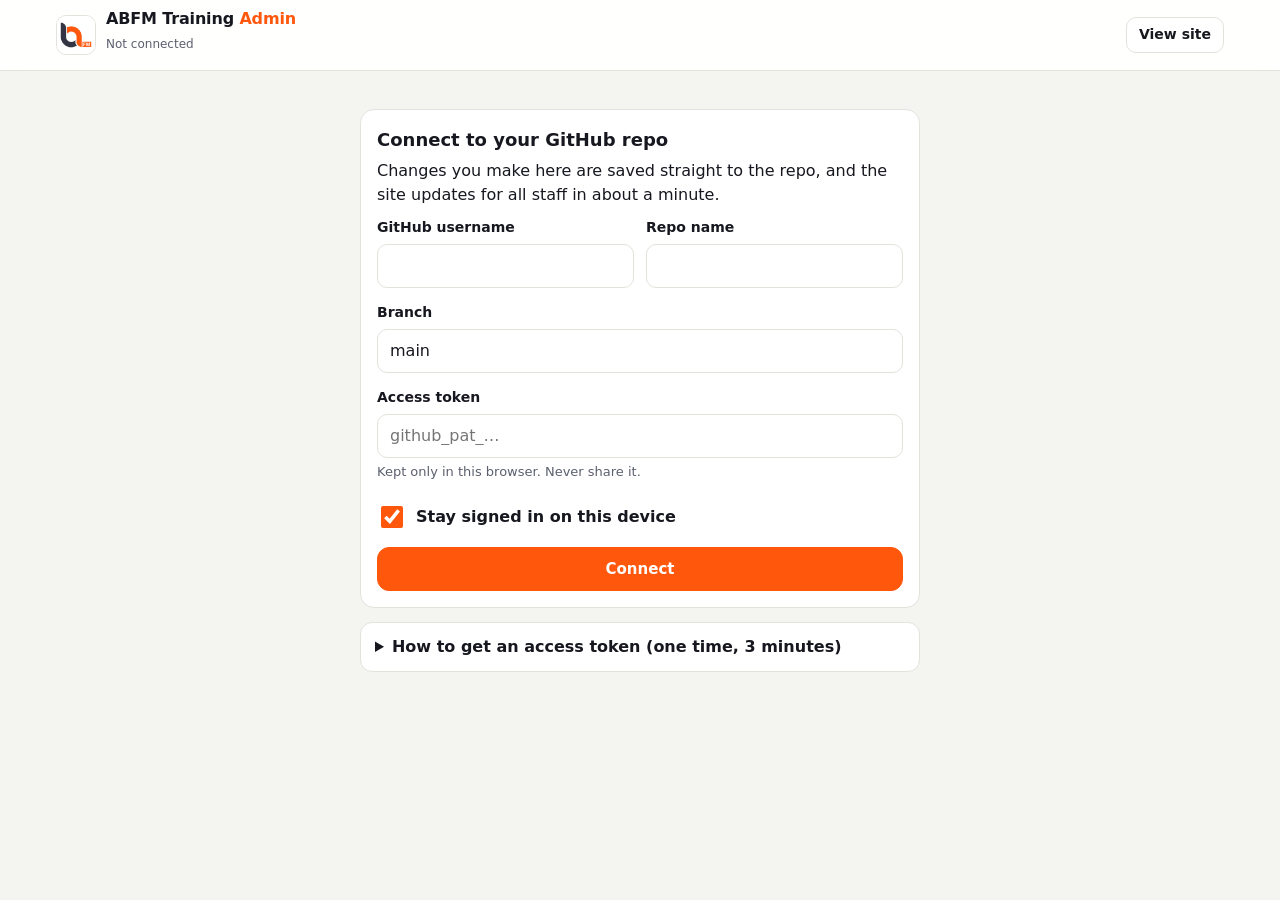
<file: admin.html>
<!doctype html>
<html lang="en">
<head>
  <meta charset="utf-8">
  <meta name="viewport" content="width=device-width, initial-scale=1, viewport-fit=cover">
  <meta name="robots" content="noindex, nofollow">
  <title>Admin · ABFM Training</title>
  <meta name="theme-color" content="#1e202b">
  <link rel="icon" href="assets/favicon.png">
  <link rel="stylesheet" href="assets/app.css">
  <link rel="stylesheet" href="assets/admin.css">
</head>
<body class="adm">
  <header class="top">
    <div class="top-in">
      <a class="brand" href="admin.html">
        <img class="brand-mark" src="assets/logo.png" alt="ABFM logo">
        <span><span class="brand-name">ABFM Training <b>Admin</b></span><br><span class="brand-sub" id="repo-label">Not connected</span></span>
      </a>
      <div class="top-actions">
        <a class="btn btn-sm" href="./" target="_blank" rel="noopener">View site</a>
        <button class="btn btn-sm btn-ghost" id="disconnect" hidden>Sign out</button>
      </div>
    </div>
    <nav class="adm-tabs" id="tabs" hidden>
      <button data-view="videos" aria-current="page">Videos <span class="pill grey" id="n-videos">0</span></button>
      <button data-view="queue">Review queue <span class="pill" id="n-queue" hidden>0</span></button>
      <button data-view="requests">Requests <span class="pill" id="n-req" hidden>0</span></button>
      <button data-view="paths">Learning paths</button>
      <button data-view="toolbox">Toolbox talks</button>
      <button data-view="channels">Channels</button>
      <button data-view="settings">Settings</button>
    </nav>
  </header>

  <main id="app"></main>

  <div class="drawer" id="drawer" hidden>
    <div class="drawer-in" role="dialog" aria-modal="true" aria-labelledby="drawer-title">
      <div class="drawer-h">
        <button class="btn btn-sm btn-icon btn-ghost" data-close-drawer aria-label="Close">✕</button>
        <h2 id="drawer-title">Video</h2>
      </div>
      <div class="drawer-b" id="drawer-body"></div>
      <div class="drawer-f" id="drawer-foot"></div>
    </div>
  </div>

  <div class="saving" id="saving" hidden><div>Saving to GitHub…</div></div>
  <div class="toast" id="toast" role="status" aria-live="polite"></div>

  <script src="assets/drafter.js"></script>
  <script src="assets/admin.js"></script>
</body>
</html>
</file>
<file: assets/app.css>
/* Al Bonian FM — Training app styles (shared by index.html and admin.html) */
:root {
  --bg: #f4f4f1;
  --surface: #ffffff;
  --surface-2: #f0efeb;
  --text: #17181f;
  --muted: #5c5f6e;
  --line: #e3e2dc;
  --brand: #ff570c;
  --brand-ink: #b83c00;
  --brand-soft: #fff0e8;
  --on-brand: #ffffff;
  --ok: #157f3c;
  --ok-soft: #e7f6ec;
  --warn-bg: #fff6e3;
  --warn-line: #f2c46d;
  --warn-ink: #6e4300;
  --danger: #c0262d;
  --danger-soft: #fdecec;
  --lvl-b: #157f3c; --lvl-b-bg: #e7f6ec;
  --lvl-i: #1f5fae; --lvl-i-bg: #e8f0fb;
  --lvl-a: #a3262b; --lvl-a-bg: #fbeaea;
  --shadow: 0 1px 2px rgba(20,20,30,.06), 0 4px 14px rgba(20,20,30,.06);
  --radius: 14px;
  --tap: 44px;
  --font: system-ui, -apple-system, "Segoe UI", Roboto, "Noto Sans", "Noto Sans Devanagari", "Noto Sans Malayalam", "Noto Sans Bengali", "Noto Sans Tamil", "Noto Nastaliq Urdu", "Noto Sans Arabic", sans-serif;
  color-scheme: light;
}
@media (prefers-color-scheme: dark) {
  :root:not([data-theme="light"]) {
    --bg: #111218; --surface: #1a1b23; --surface-2: #22232d; --text: #f1f1f4; --muted: #a2a5b3; --line: #2b2d39;
    --brand-ink: #ff8a52; --brand-soft: #2c1a12; --ok: #4cc777; --ok-soft: #13291b;
    --warn-bg: #261f12; --warn-line: #6b5121; --warn-ink: #f6cd7d; --danger: #ff6b70; --danger-soft: #2e1617;
    --lvl-b: #5fd38a; --lvl-b-bg: #14291c; --lvl-i: #7fb0f5; --lvl-i-bg: #15223a; --lvl-a: #ff8b8f; --lvl-a-bg: #33181a;
    --shadow: 0 1px 2px rgba(0,0,0,.4); color-scheme: dark;
  }
}
:root[data-theme="dark"] {
  --bg: #111218; --surface: #1a1b23; --surface-2: #22232d; --text: #f1f1f4; --muted: #a2a5b3; --line: #2b2d39;
  --brand-ink: #ff8a52; --brand-soft: #2c1a12; --ok: #4cc777; --ok-soft: #13291b;
  --warn-bg: #261f12; --warn-line: #6b5121; --warn-ink: #f6cd7d; --danger: #ff6b70; --danger-soft: #2e1617;
  --lvl-b: #5fd38a; --lvl-b-bg: #14291c; --lvl-i: #7fb0f5; --lvl-i-bg: #15223a; --lvl-a: #ff8b8f; --lvl-a-bg: #33181a;
  --shadow: 0 1px 2px rgba(0,0,0,.4); color-scheme: dark;
}

*, *::before, *::after { box-sizing: border-box; }
html { -webkit-text-size-adjust: 100%; }
body { margin: 0; background: var(--bg); color: var(--text); font: 16px/1.5 var(--font); -webkit-tap-highlight-color: transparent; overflow-x: hidden; }
img { max-width: 100%; display: block; }
button, input, select, textarea { font: inherit; color: inherit; }
button { cursor: pointer; }
a { color: var(--brand-ink); }
:focus-visible { outline: 3px solid var(--brand); outline-offset: 2px; border-radius: 6px; }
[hidden] { display: none !important; }
.sr { position: absolute; width: 1px; height: 1px; overflow: hidden; clip: rect(0 0 0 0); white-space: nowrap; }
[dir="rtl"] .flip { transform: scaleX(-1); }

/* ---------- Header ---------- */
.top { position: sticky; top: 0; z-index: 30; background: color-mix(in srgb, var(--surface) 92%, transparent); backdrop-filter: saturate(1.4) blur(10px); -webkit-backdrop-filter: saturate(1.4) blur(10px); border-bottom: 1px solid var(--line); padding-top: env(safe-area-inset-top); }
.top-in { max-width: 1200px; margin: 0 auto; padding: 10px 16px; display: flex; align-items: center; gap: 10px; }
.brand { display: flex; align-items: center; gap: 10px; text-decoration: none; color: inherit; min-width: 0; }
.brand-mark { width: 40px; height: 40px; border-radius: 10px; flex: none; background: #fff; object-fit: contain; border: 1px solid var(--line); }
.brand-name { font-weight: 800; letter-spacing: -.01em; line-height: 1.1; white-space: nowrap; }
.brand-name b { color: var(--brand); }
.brand-sub { font-size: 12px; color: var(--muted); white-space: nowrap; }
.top-actions { margin-inline-start: auto; display: flex; gap: 6px; align-items: center; }
.tabs-desktop { display: none; gap: 4px; margin-inline-start: 18px; }
.tabs-desktop button { border: 0; background: none; padding: 8px 12px; border-radius: 10px; color: var(--muted); font-weight: 600; }
.tabs-desktop button[aria-current="page"] { background: var(--brand-soft); color: var(--brand-ink); }
@media (min-width: 820px) { .tabs-desktop { display: flex; } }

.btn { display: inline-flex; align-items: center; justify-content: center; gap: 8px; min-height: var(--tap); padding: 0 16px; border-radius: 12px; border: 1px solid var(--line); background: var(--surface); font-weight: 600; font-size: 15px; text-decoration: none; color: var(--text); white-space: nowrap; }
.btn:hover { background: var(--surface-2); }
.btn-primary { background: var(--brand); border-color: var(--brand); color: var(--on-brand); }
.btn-primary:hover { background: #e94b04; }
.btn-ghost { border-color: transparent; background: transparent; }
.btn-sm { min-height: 36px; padding: 0 12px; font-size: 14px; border-radius: 10px; }
.btn-icon { width: var(--tap); padding: 0; }
.btn svg { width: 20px; height: 20px; flex: none; }
.btn-danger { color: var(--danger); }
.lang-btn { font-weight: 700; }

/* ---------- Search ---------- */
.search-wrap { max-width: 1200px; margin: 0 auto; padding: 0 16px 10px; }
.search { position: relative; }
.search input { width: 100%; height: 48px; border-radius: 14px; border: 1px solid var(--line); background: var(--surface-2); padding: 0 44px; font-size: 16px; }
.search input:focus { outline: none; border-color: var(--brand); background: var(--surface); box-shadow: 0 0 0 3px var(--brand-soft); }
.search .ico { position: absolute; inset-inline-start: 14px; top: 50%; translate: 0 -50%; width: 20px; height: 20px; color: var(--muted); pointer-events: none; }
.search .clear { position: absolute; inset-inline-end: 4px; top: 4px; width: 40px; height: 40px; border: 0; background: none; color: var(--muted); border-radius: 10px; }

/* ---------- Layout ---------- */
main { max-width: 1200px; margin: 0 auto; padding: 14px 16px calc(96px + env(safe-area-inset-bottom)); }
@media (min-width: 820px) { main { padding-bottom: 48px; } }
.notice { display: flex; gap: 10px; align-items: flex-start; background: var(--brand-soft); color: var(--text); border: 1px solid color-mix(in srgb, var(--brand) 30%, transparent); border-radius: var(--radius); padding: 12px 14px; margin-bottom: 14px; font-size: 15px; }
.notice.offline { background: var(--surface-2); border-color: var(--line); }

.chips { display: flex; gap: 8px; overflow-x: auto; scrollbar-width: none; padding: 2px 16px 4px; margin: 0 -16px 10px; scroll-snap-type: x proximity; }
.chips::-webkit-scrollbar { display: none; }
.chip { flex: none; display: inline-flex; align-items: center; gap: 6px; min-height: 40px; padding: 0 14px; border-radius: 999px; border: 1px solid var(--line); background: var(--surface); font-weight: 600; font-size: 14px; scroll-snap-align: start; white-space: nowrap; }
.chip .n { font-size: 12px; color: var(--muted); font-weight: 600; }
.chip[aria-pressed="true"] { background: var(--text); color: var(--bg); border-color: var(--text); }
.chip[aria-pressed="true"] .n { color: inherit; opacity: .7; }

.toolbar { display: flex; align-items: center; gap: 8px; flex-wrap: wrap; margin-bottom: 16px; }
.seg { display: inline-flex; background: var(--surface-2); border: 1px solid var(--line); border-radius: 12px; padding: 3px; overflow-x: auto; max-width: 100%; scrollbar-width: none; }
.seg button { border: 0; background: none; min-height: 36px; padding: 0 12px; border-radius: 9px; font-size: 14px; font-weight: 600; color: var(--muted); white-space: nowrap; }
.seg button[aria-pressed="true"] { background: var(--surface); color: var(--text); box-shadow: var(--shadow); }
.select { height: 42px; border-radius: 12px; border: 1px solid var(--line); background: var(--surface); padding: 0 12px; font-size: 14px; font-weight: 600; }
.count-row { display: flex; align-items: center; justify-content: space-between; gap: 10px; margin: 0 0 12px; }
.count { font-size: 14px; color: var(--muted); margin: 0; font-weight: 600; }
.select-sm { height: 38px; font-size: 14px; border-radius: 10px; }

.section-h { display: flex; align-items: baseline; justify-content: space-between; gap: 10px; margin: 6px 0 10px; }
.section-h h2 { font-size: 18px; margin: 0; letter-spacing: -.01em; }

/* ---------- Cards ---------- */
.grid { display: grid; gap: 16px; grid-template-columns: 1fr; }
@media (min-width: 560px) { .grid { grid-template-columns: repeat(2, 1fr); } }
@media (min-width: 900px) { .grid { grid-template-columns: repeat(3, 1fr); } }
@media (min-width: 1180px) { .grid { grid-template-columns: repeat(4, 1fr); } }
.rail { display: grid; grid-auto-flow: column; grid-auto-columns: min(78%, 300px); gap: 12px; overflow-x: auto; scrollbar-width: none; scroll-snap-type: x mandatory; padding: 2px 16px 6px; margin: 0 -16px 22px; }
.rail::-webkit-scrollbar { display: none; }
.rail > * { scroll-snap-align: start; }
@media (min-width: 820px) { .rail { margin: 0 0 22px; padding: 2px 0 6px; } .chips { margin: 0 0 10px; padding: 2px 0 4px; } }
.mini-list { display: grid; gap: 10px; }
@media (min-width: 700px) { .mini-list { grid-template-columns: 1fr 1fr; } }
.mini { display: flex; gap: 12px; align-items: center; text-decoration: none; color: inherit; background: var(--surface); border: 1px solid var(--line); border-radius: 12px; padding: 8px; }
.mini .thumb { width: 132px; flex: none; border-radius: 8px; }
.mini h3 { font-size: 15px; line-height: 1.3; margin: 0 0 4px; display: -webkit-box; -webkit-line-clamp: 2; -webkit-box-orient: vertical; overflow: hidden; }

.card { position: relative; background: var(--surface); border: 1px solid var(--line); border-radius: var(--radius); overflow: hidden; display: flex; flex-direction: column; transition: transform .15s ease, box-shadow .15s ease; }
.card:hover { box-shadow: var(--shadow); }
.card:active { transform: scale(.99); }
.card-link { color: inherit; text-decoration: none; display: flex; flex-direction: column; flex: 1; }
.thumb { position: relative; aspect-ratio: 16/9; background: var(--surface-2); overflow: hidden; }
.thumb img { width: 100%; height: 100%; object-fit: cover; }
.dur { position: absolute; inset-inline-end: 8px; bottom: 8px; background: rgba(0,0,0,.78); color: #fff; font-size: 12px; font-weight: 700; padding: 2px 7px; border-radius: 6px; direction: ltr; }
.tag-new { position: absolute; inset-inline-start: 8px; top: 8px; background: var(--brand); color: #fff; font-size: 11px; font-weight: 800; letter-spacing: .04em; text-transform: uppercase; padding: 3px 8px; border-radius: 6px; }
.card-body { padding: 12px 14px 14px; display: flex; flex-direction: column; gap: 6px; flex: 1; }
.meta { display: flex; flex-wrap: wrap; align-items: center; gap: 6px; font-size: 12px; color: var(--muted); font-weight: 600; }
.card h3 { font-size: 16px; line-height: 1.35; margin: 0; font-weight: 700; display: -webkit-box; -webkit-line-clamp: 2; -webkit-box-orient: vertical; overflow: hidden; }
.card .chan { font-size: 13px; color: var(--muted); margin-top: auto; white-space: nowrap; overflow: hidden; text-overflow: ellipsis; }
.save-btn { position: absolute; inset-inline-end: 8px; top: 8px; width: 40px; height: 40px; border-radius: 999px; border: 0; background: rgba(0,0,0,.55); color: #fff; display: grid; place-items: center; }
.save-btn svg { width: 20px; height: 20px; }
.save-btn[aria-pressed="true"] { background: var(--brand); }

.lvl { display: inline-flex; align-items: center; font-size: 12px; font-weight: 700; padding: 2px 8px; border-radius: 999px; }
.lvl-Beginner { color: var(--lvl-b); background: var(--lvl-b-bg); }
.lvl-Intermediate { color: var(--lvl-i); background: var(--lvl-i-bg); }
.lvl-Advanced { color: var(--lvl-a); background: var(--lvl-a-bg); }
.dot::before { content: "·"; margin-inline-end: 6px; }

.more { display: flex; justify-content: center; margin: 22px 0 6px; }
.empty { text-align: center; padding: 48px 16px; color: var(--muted); }
.empty h3 { color: var(--text); margin: 10px 0 4px; font-size: 18px; }
.empty .big { font-size: 40px; }

/* skeleton */
.sk { background: linear-gradient(90deg, var(--surface-2), var(--line), var(--surface-2)); background-size: 200% 100%; animation: sk 1.2s infinite; border-radius: 8px; }
@keyframes sk { to { background-position: -200% 0; } }

/* ---------- Video page ---------- */
.vp { max-width: 880px; margin: 0 auto; }
.vp-back { margin: 0 0 10px -8px; }
.player { position: relative; aspect-ratio: 16/9; background: #000; border-radius: var(--radius); overflow: hidden; }
.player iframe { position: absolute; inset: 0; width: 100%; height: 100%; border: 0; }
.player .poster { position: absolute; inset: 0; width: 100%; height: 100%; border: 0; padding: 0; background: #000; display: block; }
.player .poster img { width: 100%; height: 100%; object-fit: cover; opacity: .88; }
.player .play { position: absolute; left: 50%; top: 50%; translate: -50% -50%; width: 76px; height: 76px; border-radius: 999px; background: var(--brand); color: #fff; display: grid; place-items: center; box-shadow: 0 6px 24px rgba(0,0,0,.35); }
.player .play svg { width: 34px; height: 34px; margin-left: 4px; }
@media (max-width: 559px) { .vp .player { margin: 0 -16px; border-radius: 0; } }
.vp h1 { font-size: 22px; line-height: 1.3; margin: 14px 0 8px; letter-spacing: -.01em; }
.vp .en-title { font-size: 14px; color: var(--muted); margin: -4px 0 8px; }
.vp .meta { font-size: 13px; margin-bottom: 14px; }
.actions { display: flex; gap: 8px; flex-wrap: wrap; margin-bottom: 18px; }
.actions .btn { flex: 1 1 auto; }
.panel { background: var(--surface); border: 1px solid var(--line); border-radius: var(--radius); padding: 16px; margin-bottom: 14px; }
.panel h2 { font-size: 16px; margin: 0 0 8px; display: flex; align-items: center; gap: 8px; }
.panel p { margin: 0; }
.safety { background: var(--warn-bg); border-color: var(--warn-line); color: var(--warn-ink); }
.safety h2 { color: var(--warn-ink); }
.ppe { display: flex; flex-wrap: wrap; gap: 6px; margin-top: 12px; }
.ppe span { font-size: 13px; font-weight: 600; padding: 4px 10px; border-radius: 999px; background: var(--surface); border: 1px solid var(--warn-line); color: var(--text); }
.steps { list-style: none; margin: 0; padding: 0; display: grid; gap: 8px; }
.steps label { display: flex; gap: 12px; align-items: flex-start; padding: 10px 12px; border-radius: 12px; background: var(--surface-2); cursor: pointer; }
.steps input { appearance: none; flex: none; width: 26px; height: 26px; border-radius: 8px; border: 2px solid var(--muted); margin: 0; display: grid; place-items: center; background: var(--surface); }
.steps input:checked { background: var(--ok); border-color: var(--ok); }
.steps input:checked::after { content: ""; width: 7px; height: 13px; border: solid #fff; border-width: 0 3px 3px 0; rotate: 45deg; margin-top: -3px; }
.steps .num { font-weight: 800; color: var(--muted); min-width: 1.2em; }
.steps input:checked ~ span { color: var(--muted); text-decoration: line-through; }
.hint { font-size: 13px; color: var(--muted); margin: -2px 0 10px; }
.subnote { font-size: 13px; color: var(--muted); margin: 8px 0 0; }
.progress { height: 6px; background: var(--surface-2); border-radius: 999px; overflow: hidden; margin: 0 0 12px; }
.progress i { display: block; height: 100%; background: var(--ok); width: 0; transition: width .2s; }

.tr-note { display: flex; align-items: center; justify-content: space-between; gap: 10px; background: var(--surface-2); border: 1px solid var(--line); border-radius: 12px; padding: 6px 6px 6px 12px; margin: -6px 0 14px; font-size: 13px; color: var(--muted); font-weight: 600; }
.mode-tabs { display: flex; gap: 6px; margin-bottom: 10px; }
.mode-tabs button { flex: 1; display: inline-flex; align-items: center; justify-content: center; gap: 8px; min-height: 44px; border-radius: 12px; border: 1px solid var(--line); background: var(--surface); font-weight: 700; color: var(--muted); }
.mode-tabs button svg { width: 18px; height: 18px; }
.mode-tabs button[aria-selected="true"] { background: var(--text); color: var(--bg); border-color: var(--text); }
.player.is-guide { aspect-ratio: auto; min-height: clamp(340px, 75vw, 495px); background: #15161e; }
.guide { color: #fff; display: flex; flex-direction: column; min-height: inherit; padding: 14px 16px; gap: 12px; }
.g-top { display: flex; justify-content: space-between; align-items: center; font-size: 13px; font-weight: 700; color: #b9bccb; }
.g-badge { background: rgba(255,255,255,.1); padding: 3px 10px; border-radius: 999px; }
.g-body { flex: 1; display: flex; flex-direction: column; justify-content: center; align-items: flex-start; gap: 12px; }
.g-body p { margin: 0; font-size: clamp(18px, 4.6vw, 26px); line-height: 1.4; font-weight: 600; }
.g-num { width: 46px; height: 46px; border-radius: 12px; background: var(--brand); display: grid; place-items: center; font-weight: 800; font-size: 22px; }
.g-ico { width: 46px; height: 46px; border-radius: 12px; background: #f2c46d; color: #3a2600; display: grid; place-items: center; }
.g-ico svg { width: 26px; height: 26px; }
.g-safety p { color: #ffe3a6; }
.guide .ppe span { background: transparent; color: #ffe3a6; border-color: #6b5121; }
.g-bar { height: 5px; border-radius: 999px; background: rgba(255,255,255,.12); overflow: hidden; }
.g-bar i { display: block; height: 100%; background: var(--brand); transition: width .2s; }
.g-ctl { display: grid; grid-template-columns: 52px 1fr 52px; gap: 10px; }
.g-btn { min-height: 48px; border-radius: 12px; border: 0; background: rgba(255,255,255,.1); color: #fff; font-weight: 700; display: inline-flex; align-items: center; justify-content: center; gap: 8px; font-size: 15px; }
.g-btn svg { width: 22px; height: 22px; }
.g-btn:disabled { opacity: .3; }
.g-listen[aria-pressed="true"] { background: var(--brand); }
.flip-r { display: inline-flex; transform: scaleX(-1); }
@media (max-width: 559px) { .vp .mode-tabs { margin-top: 2px; } }

/* ---------- Bottom nav ---------- */
.bnav { position: fixed; inset: auto 0 0 0; z-index: 30; background: var(--surface); border-top: 1px solid var(--line); display: grid; grid-auto-flow: column; grid-auto-columns: 1fr; padding-bottom: env(safe-area-inset-bottom); }
.bnav button { border: 0; background: none; min-height: 60px; display: flex; flex-direction: column; align-items: center; justify-content: center; gap: 2px; font-size: 12px; font-weight: 600; color: var(--muted); position: relative; }
.bnav svg { width: 24px; height: 24px; }
.bnav button[aria-current="page"] { color: var(--brand-ink); }
.bnav .badge { position: absolute; top: 8px; inset-inline-start: calc(50% + 6px); min-width: 18px; height: 18px; padding: 0 5px; border-radius: 999px; background: var(--brand); color: #fff; font-size: 11px; font-weight: 800; display: grid; place-items: center; }
@media (min-width: 820px) { .bnav { display: none; } }

/* ---------- Sheet / dialog ---------- */
.sheet { position: fixed; inset: 0; z-index: 60; display: flex; align-items: flex-end; justify-content: center; background: rgba(10,10,15,.5); }
.sheet-in { width: 100%; max-width: 520px; max-height: 88vh; overflow-y: auto; background: var(--surface); border-radius: 20px 20px 0 0; padding: 18px 16px calc(18px + env(safe-area-inset-bottom)); }
@media (min-width: 600px) { .sheet { align-items: center; } .sheet-in { border-radius: 20px; } }
.sheet h2 { margin: 0 0 4px; font-size: 20px; }
.sheet .sub { color: var(--muted); margin: 0 0 14px; font-size: 14px; }
.lang-list { display: grid; grid-template-columns: 1fr 1fr; gap: 8px; }
.lang-list button { min-height: 56px; border-radius: 14px; border: 1px solid var(--line); background: var(--surface); font-size: 18px; font-weight: 700; }
.lang-list button[aria-pressed="true"] { border-color: var(--brand); background: var(--brand-soft); color: var(--brand-ink); }

.toast { position: fixed; left: 50%; bottom: calc(80px + env(safe-area-inset-bottom)); translate: -50% 0; z-index: 70; background: var(--text); color: var(--bg); padding: 10px 16px; border-radius: 12px; font-weight: 600; font-size: 14px; box-shadow: var(--shadow); opacity: 0; pointer-events: none; transition: opacity .2s; max-width: calc(100% - 32px); }
.toast.show { opacity: 1; }
@media (min-width: 820px) { .toast { bottom: 24px; } }

.foot { text-align: center; color: var(--muted); font-size: 13px; padding: 24px 0 8px; }
.foot a { color: inherit; }

@media (prefers-reduced-motion: reduce) { * { transition: none !important; animation: none !important; } }

/* ---------- Safety essentials & learning paths ---------- */
.section-sub { margin: -6px 0 10px; color: var(--muted); font-size: 14px; }
.ess-wrap { background: color-mix(in srgb, #f5b400 12%, var(--surface)); border: 1px solid color-mix(in srgb, #f5b400 40%, var(--line)); border-radius: var(--radius); padding: 14px 16px 2px; margin-bottom: 20px; overflow: hidden; }
.ess-wrap .rail { margin: 0 -16px 12px; padding: 2px 16px 6px; }
.tag-ess { background: #f5b400; color: #1b1400; text-transform: none; letter-spacing: 0; }
.tag-done { position: absolute; inset-inline-end: 8px; top: 8px; width: 26px; height: 26px; border-radius: 50%; display: grid; place-items: center; background: #1f9d55; color: #fff; font-weight: 800; font-size: 14px; box-shadow: 0 1px 4px rgba(0,0,0,.3); }
.mini .thumb { position: relative; }
.mini .tag-done { width: 22px; height: 22px; font-size: 12px; top: 6px; inset-inline-end: 6px; }
.path-rail { grid-auto-columns: min(82%, 320px); }
.path-card { display: flex; flex-direction: column; gap: 8px; padding: 14px; border-radius: var(--radius); border: 1px solid var(--line); background: var(--surface); color: var(--text); text-decoration: none; }
.path-card:hover { border-color: var(--brand); }
.pc-top { display: flex; align-items: center; gap: 10px; }
.pc-ico { font-size: 26px; width: 44px; height: 44px; display: grid; place-items: center; border-radius: 12px; background: var(--brand-soft); flex: none; }
.pc-thumbs { display: flex; gap: 4px; overflow: hidden; }
.pc-thumbs img { width: 64px; height: 36px; object-fit: cover; border-radius: 6px; background: var(--surface-2); }
.path-card h3 { margin: 0; font-size: 16px; line-height: 1.3; }
.path-card p { margin: 0; font-size: 13.5px; color: var(--muted); display: -webkit-box; -webkit-line-clamp: 2; -webkit-box-orient: vertical; overflow: hidden; }
.pc-bar { height: 6px; border-radius: 99px; background: var(--surface-2); overflow: hidden; margin-top: auto; }
.pc-bar.big { height: 8px; margin: 4px 0 6px; }
.pc-bar i { display: block; height: 100%; background: #1f9d55; border-radius: inherit; transition: width .3s; }
.pc-foot { display: flex; justify-content: space-between; font-size: 13px; color: var(--muted); }
.pc-go { color: var(--brand); font-weight: 700; }
.path-head { display: flex; gap: 12px; align-items: center; margin: 6px 0 8px; }
.path-head h1 { margin: 0; font-size: 22px; line-height: 1.25; }
.ph-ico { font-size: 30px; width: 56px; height: 56px; border-radius: 14px; display: grid; place-items: center; background: var(--brand-soft); flex: none; }
.ph-desc { color: var(--muted); margin: 0 0 12px; }
.path-list { list-style: none; margin: 0; padding: 0; display: grid; gap: 10px; }
.path-list li { display: flex; gap: 10px; align-items: center; }
.path-list .mini { flex: 1; min-width: 0; }
.pl-n { flex: none; width: 30px; height: 30px; border-radius: 50%; display: grid; place-items: center; font-weight: 800; font-size: 14px; background: var(--surface-2); color: var(--muted); border: 1px solid var(--line); }
.path-list li.is-done .pl-n { background: #1f9d55; color: #fff; border-color: #1f9d55; }
.path-ctx { display: flex; align-items: center; justify-content: space-between; gap: 10px; flex-wrap: wrap; padding: 10px 12px; margin: 0 0 12px; border-radius: 12px; background: var(--brand-soft); font-size: 14px; }
.path-ctx > a:first-child { color: var(--text); font-weight: 600; text-decoration: none; }
.btn.is-done { background: #1f9d55; border-color: #1f9d55; color: #fff; }

/* ---------- Toolbox talk ---------- */
.talk-card { display: flex; align-items: center; gap: 12px; padding: 14px; margin: 0 0 16px; border-radius: var(--radius); background: linear-gradient(135deg, #1f2937, #111827); color: #fff; text-decoration: none; box-shadow: 0 6px 18px rgba(0,0,0,.12); }
.talk-card .tk-ico { font-size: 28px; width: 50px; height: 50px; border-radius: 14px; display: grid; place-items: center; background: rgba(255,255,255,.1); flex: none; }
.tk-body { display: flex; flex-direction: column; min-width: 0; flex: 1; }
.tk-label { font-size: 12px; font-weight: 800; text-transform: uppercase; letter-spacing: .05em; color: #f5b400; }
.tk-body strong { font-size: 17px; line-height: 1.3; }
.tk-hint { font-size: 13px; color: rgba(255,255,255,.7); }
.tk-go svg { width: 22px; height: 22px; color: rgba(255,255,255,.8); }
.talk { background: var(--surface); border: 1px solid var(--line); border-radius: var(--radius); padding: 16px; }
.talk-top { display: flex; justify-content: space-between; align-items: center; gap: 10px; }
.talk-top .tk-label { color: var(--brand); }
.talk-top .count { margin: 0; }
.talk-points { margin: 6px 0 14px; padding: 0; list-style: none; counter-reset: tp; display: grid; gap: 10px; }
.talk-points li { counter-increment: tp; display: flex; gap: 12px; font-size: 17px; line-height: 1.45; }
.talk-points li::before { content: counter(tp); flex: none; width: 28px; height: 28px; border-radius: 50%; background: var(--brand-soft); color: var(--brand); font-weight: 800; font-size: 14px; display: grid; place-items: center; margin-top: 1px; }
.talk-ask { background: color-mix(in srgb, #f5b400 14%, var(--surface)); border: 1px solid color-mix(in srgb, #f5b400 40%, var(--line)); border-radius: 12px; padding: 12px 14px; margin-bottom: 14px; }
.talk-ask p { margin: 4px 0 0; }
.talk .actions { margin-bottom: 4px; }
.talk .mini-list { margin-top: 12px; }
.talk-list { display: grid; gap: 8px; }
.talk-list a { display: flex; gap: 10px; align-items: center; padding: 12px 14px; border-radius: 12px; background: var(--surface); border: 1px solid var(--line); color: var(--text); text-decoration: none; font-weight: 600; }
.talk-list a span { font-size: 20px; }

/* ---------- Request a video ---------- */
.req-row { text-align: center; padding: 18px 12px 4px; }
.req-row p { margin: 0 0 10px; color: var(--muted); font-size: 14px; }
.req-form { display: grid; gap: 12px; }
.req-form label { display: grid; gap: 6px; font-weight: 600; font-size: 14px; }
.req-form input, .req-form select, .req-form textarea { width: 100%; min-height: 46px; border-radius: 12px; border: 1px solid var(--line); background: var(--surface-2); padding: 10px 12px; font-size: 16px; font-weight: 400; }
.req-form textarea { resize: vertical; }
.req-form input:focus, .req-form select:focus, .req-form textarea:focus { outline: none; border-color: var(--brand); background: var(--surface); box-shadow: 0 0 0 3px var(--brand-soft); }
.req-two { display: grid; gap: 12px; }
@media (min-width: 480px) { .req-two { grid-template-columns: 1fr 1fr; } }
.req-actions { display: flex; gap: 10px; justify-content: flex-end; }
.req-actions .btn-primary { flex: 1; }
.req-msg { margin: 0; font-size: 14px; min-height: 1em; }
.req-msg.ok { color: #1f9d55; font-weight: 700; }
.req-msg.bad { color: var(--danger, #c0392b); font-weight: 700; }
.hp { position: absolute; left: -9999px; width: 1px; height: 1px; opacity: 0; }
.req-btn { flex: none; margin-inline-start: auto; border-radius: 12px; min-height: 44px; }
@media (max-width: 440px) {
  .toolbar { gap: 6px; flex-wrap: nowrap; }
  .toolbar .seg { flex: 1 1 auto; min-width: 0; }
  .seg button { padding: 0 7px; font-size: 13.5px; flex: 1 0 auto; }
  .req-btn { flex-direction: column; gap: 0; padding: 2px 6px; min-height: 44px; min-width: 56px; font-size: 11px; line-height: 1.15; font-weight: 700; }
  .req-btn span { font-size: 11px; }
}
@media (max-width: 374px) { .seg button { padding: 0 5px; font-size: 13px; } }

/* ---------- Ask AI ---------- */
.bnav .ai-tab svg { color: #7c4dff; }
.bnav .ai-tab[aria-current="page"] svg { color: var(--brand-ink); }
.ai-wrap { max-width: 760px; margin: 0 auto; }
.ai-head { display: flex; justify-content: space-between; align-items: flex-start; gap: 10px; }
.ai-head h1 { margin: 0; font-size: 22px; }
.ai-head .sub { margin: 4px 0 12px; color: var(--muted); font-size: 14px; }
.ai-log { display: grid; gap: 10px; align-content: start; min-height: max(30vh, calc(100dvh - 440px)); padding-bottom: 6px; }
.ai-ex { display: flex; flex-wrap: wrap; gap: 8px; align-content: flex-start; }
.ai-ex .chip { white-space: normal; text-align: start; min-height: 40px; padding: 8px 14px; height: auto; }
.ai-msg { max-width: 88%; border-radius: 16px; padding: 10px 14px; position: relative; }
.ai-msg p { margin: 0 0 6px; } .ai-msg p:last-child { margin: 0; }
.ai-msg.me { justify-self: end; background: var(--brand); color: #fff; border-end-end-radius: 4px; }
.ai-msg.me img { display: block; max-width: 220px; max-height: 220px; border-radius: 10px; margin-bottom: 6px; }
.ai-msg.bot { justify-self: start; background: var(--surface); border: 1px solid var(--line); border-end-start-radius: 4px; padding-inline-end: 42px; max-width: 100%; }
.ai-msg.bot.err { color: var(--danger, #c0392b); padding-inline-end: 14px; }
.ai-text ol, .ai-text ul { margin: 4px 0 8px; padding-inline-start: 22px; } .ai-text li { margin: 3px 0; }
.ai-say { position: absolute; top: 6px; inset-inline-end: 6px; width: 32px; height: 32px; border: 0; border-radius: 50%; background: var(--surface-2); }
.ai-vids { margin-top: 10px; border-top: 1px dashed var(--line); padding-top: 10px; }
.ai-vh { font-weight: 700; font-size: 14px; margin-bottom: 8px; }
.ai-ph { font-size: 13px; opacity: .85; display: block; }
.ai-note { font-size: 12.5px; color: var(--muted); margin: 10px 0 8px; }
.ai-bar { position: sticky; bottom: calc(68px + env(safe-area-inset-bottom)); background: var(--surface); border: 1px solid var(--line); border-radius: 18px; padding: 8px; box-shadow: 0 6px 22px rgba(0,0,0,.12); z-index: 5; }
@media (min-width: 820px) { .ai-bar { bottom: 16px; } }
.ai-row { display: flex; gap: 8px; align-items: flex-end; }
.ai-row textarea { flex: 1; min-height: 44px; max-height: 140px; resize: none; border: 1px solid var(--line); background: var(--surface-2); border-radius: 12px; padding: 10px 12px; font-size: 16px; }
.ai-row textarea:focus { outline: none; border-color: var(--brand); background: var(--surface); }
.ai-cam { font-size: 20px; cursor: pointer; flex: none; }
.ai-row .btn-primary { flex: none; }
.ai-row .btn-primary svg { width: 22px; height: 22px; }
.ai-photos { display: flex; gap: 8px; flex-wrap: wrap; }
.ai-photos:not(:empty) { margin-bottom: 8px; }
.ai-photos span { position: relative; }
.ai-photos img { width: 64px; height: 64px; object-fit: cover; border-radius: 10px; display: block; }
.ai-photos button { position: absolute; top: -6px; inset-inline-end: -6px; width: 22px; height: 22px; border-radius: 50%; border: 0; background: #111; color: #fff; font-size: 12px; }
.ai-dots { display: inline-flex; gap: 4px; vertical-align: middle; }
.ai-dots i { width: 7px; height: 7px; border-radius: 50%; background: var(--muted); animation: aidot 1s infinite ease-in-out; }
.ai-dots i:nth-child(2) { animation-delay: .15s; } .ai-dots i:nth-child(3) { animation-delay: .3s; }
@keyframes aidot { 0%, 80%, 100% { opacity: .3; transform: translateY(0); } 40% { opacity: 1; transform: translateY(-3px); } }
.bnav button span:not(.badge) { max-width: 100%; padding: 0 4px; overflow: hidden; text-overflow: ellipsis; white-space: nowrap; }

/* Ask AI: full-screen chat layout */
body.ai-mode { overflow: hidden; }
body.ai-mode main { padding: 0; }
body.ai-mode .ai-wrap { position: fixed; top: var(--ai-top, 64px); bottom: calc(61px + env(safe-area-inset-bottom)); left: 0; right: 0; max-width: 760px; margin: 0 auto; display: flex; flex-direction: column; padding: 12px 16px 10px; }
body.ai-mode.ai-typing .ai-wrap { bottom: 0; }
body.ai-mode.ai-typing .bnav { display: none; }
@media (min-width: 820px) { body.ai-mode .ai-wrap { bottom: 0; } }
body.ai-mode .ai-head { flex: none; }
body.ai-mode .ai-log { flex: 1 1 auto; min-height: 0; overflow-y: auto; overscroll-behavior: contain; align-content: start; padding: 2px 2px 8px; -webkit-overflow-scrolling: touch; }
body.ai-mode .ai-note { flex: none; margin: 6px 0 8px; font-size: 12px; }
body.ai-mode .ai-bar { flex: none; position: relative; bottom: auto; box-shadow: none; }
.ai-menu { position: absolute; bottom: calc(100% + 8px); inset-inline-start: 0; background: var(--surface); border: 1px solid var(--line); border-radius: 14px; box-shadow: 0 10px 30px rgba(0,0,0,.25); padding: 6px; display: grid; min-width: 230px; z-index: 10; }
.ai-menu[hidden] { display: none; }
.ai-mi { display: flex; align-items: center; gap: 12px; min-height: 48px; padding: 0 14px; border-radius: 10px; font-weight: 600; font-size: 16px; cursor: pointer; }
.ai-mi:hover, .ai-mi:active { background: var(--surface-2); }
.ai-cam[aria-expanded="true"] { background: var(--surface-2); border-color: var(--brand); }
body.ai-mode .ai-head { align-items: center; margin-bottom: 8px; } body.ai-mode .ai-head .sub { margin-bottom: 4px; }
.ai-why { margin-top: 6px; font-size: 12px; color: var(--muted); font-family: ui-monospace, monospace; word-break: break-word; }
</file>
<file: assets/admin.css>
/* Admin-only styles (loaded after app.css) */
.adm main { padding-bottom: 60px; }
.adm-tabs { display: flex; gap: 4px; overflow-x: auto; scrollbar-width: none; max-width: 1200px; margin: 0 auto; padding: 0 16px 8px; }
.adm-tabs button { flex: none; border: 0; background: none; min-height: 40px; padding: 0 14px; border-radius: 10px; font-weight: 700; color: var(--muted); display: inline-flex; align-items: center; gap: 6px; }
.adm-tabs button[aria-current="page"] { background: var(--brand-soft); color: var(--brand-ink); }
.pill { min-width: 20px; height: 20px; padding: 0 6px; border-radius: 999px; background: var(--brand); color: #fff; font-size: 12px; font-weight: 800; display: inline-grid; place-items: center; }
.pill.grey { background: var(--surface-2); color: var(--muted); border: 1px solid var(--line); }

.bar { display: flex; flex-wrap: wrap; gap: 8px; align-items: center; margin-bottom: 14px; }
.bar .grow { flex: 1 1 220px; }
.input, .textarea, .bar select { width: 100%; min-height: 44px; border-radius: 10px; border: 1px solid var(--line); background: var(--surface); padding: 8px 12px; font-size: 16px; }
.textarea { min-height: 96px; resize: vertical; line-height: 1.45; }
.input:focus, .textarea:focus, .bar select:focus { outline: none; border-color: var(--brand); box-shadow: 0 0 0 3px var(--brand-soft); }
.bar select { width: auto; font-size: 15px; font-weight: 600; }

.rows { display: grid; gap: 8px; }
.row { display: grid; grid-template-columns: 112px 1fr auto; gap: 12px; align-items: center; background: var(--surface); border: 1px solid var(--line); border-radius: 12px; padding: 8px; }
.row .thumb { border-radius: 8px; }
.row h3 { margin: 0 0 4px; font-size: 15px; line-height: 1.3; display: -webkit-box; -webkit-line-clamp: 2; -webkit-box-orient: vertical; overflow: hidden; }
.row .meta { font-size: 12px; }
.row-actions { display: flex; gap: 4px; }
.row.is-hidden { opacity: .6; }
@media (max-width: 600px) {
  .row { grid-template-columns: 96px 1fr; }
  .row-actions { grid-column: 1 / -1; justify-content: flex-end; }
}
.badge-s { font-size: 11px; font-weight: 800; padding: 2px 7px; border-radius: 6px; text-transform: uppercase; letter-spacing: .03em; }
.b-hidden { background: var(--surface-2); color: var(--muted); border: 1px solid var(--line); }
.b-feat { background: var(--brand-soft); color: var(--brand-ink); }
.b-prob { background: var(--danger-soft); color: var(--danger); }
.b-ok { background: var(--ok-soft); color: var(--ok); }

.qcard { background: var(--surface); border: 1px solid var(--line); border-radius: var(--radius); overflow: hidden; display: flex; flex-direction: column; }
.qcard .body { padding: 12px 14px 14px; display: flex; flex-direction: column; gap: 6px; flex: 1; }
.qcard h3 { margin: 0; font-size: 16px; line-height: 1.35; }
.qcard .desc { font-size: 13px; color: var(--muted); display: -webkit-box; -webkit-line-clamp: 3; -webkit-box-orient: vertical; overflow: hidden; }
.qcard .acts { display: flex; gap: 8px; margin-top: auto; padding-top: 8px; }
.qcard .acts .btn { flex: 1; }

/* editor drawer */
.drawer { position: fixed; inset: 0; z-index: 60; background: rgba(10,10,15,.5); display: flex; justify-content: flex-end; }
.drawer-in { width: 100%; max-width: 640px; height: 100%; background: var(--bg); display: flex; flex-direction: column; }
.drawer-h { display: flex; align-items: center; gap: 8px; padding: 12px 16px; padding-top: calc(12px + env(safe-area-inset-top)); background: var(--surface); border-bottom: 1px solid var(--line); }
.drawer-h h2 { margin: 0; font-size: 18px; flex: 1; }
.drawer-b { flex: 1; overflow-y: auto; padding: 16px; }
.drawer-f { display: flex; gap: 8px; padding: 12px 16px calc(12px + env(safe-area-inset-bottom)); background: var(--surface); border-top: 1px solid var(--line); }
.drawer-f .btn { flex: 1; }
.field { margin-bottom: 14px; }
.field > label, .field > .lbl { display: block; font-size: 14px; font-weight: 700; margin-bottom: 6px; }
.field .help { font-size: 13px; color: var(--muted); margin-top: 4px; }
.two { display: grid; grid-template-columns: 1fr 1fr; gap: 12px; }
.three { display: grid; grid-template-columns: repeat(3, 1fr); gap: 12px; }
@media (max-width: 520px) { .three { grid-template-columns: 1fr 1fr; } }
.check { display: flex; align-items: center; gap: 10px; min-height: 44px; font-weight: 600; }
.check input { width: 22px; height: 22px; accent-color: var(--brand); }
details.box { background: var(--surface); border: 1px solid var(--line); border-radius: 12px; padding: 12px 14px; margin-bottom: 14px; }
details.box summary { font-weight: 700; cursor: pointer; }
.preview { aspect-ratio: 16/9; background: #000; border-radius: 12px; overflow: hidden; margin-bottom: 14px; }
.preview iframe { width: 100%; height: 100%; border: 0; display: block; }

.card-plain { background: var(--surface); border: 1px solid var(--line); border-radius: var(--radius); padding: 16px; margin-bottom: 14px; }
.card-plain h2 { margin: 0 0 6px; font-size: 18px; }
.card-plain p { margin: 0 0 10px; }
.steps-help { margin: 8px 0 0; padding-inline-start: 20px; color: var(--muted); font-size: 14px; }
.steps-help li { margin-bottom: 4px; }
.connect { max-width: 560px; margin: 24px auto; }
.err { background: var(--danger-soft); color: var(--danger); border-radius: 10px; padding: 10px 12px; font-size: 14px; font-weight: 600; margin-bottom: 12px; }
.okmsg { background: var(--ok-soft); color: var(--ok); border-radius: 10px; padding: 10px 12px; font-size: 14px; font-weight: 600; margin-bottom: 12px; }
.ch-row { display: grid; grid-template-columns: 1fr auto; gap: 10px; align-items: center; background: var(--surface); border: 1px solid var(--line); border-radius: 12px; padding: 10px 12px; }
.ch-row .small { font-size: 13px; color: var(--muted); word-break: break-all; }
.cat-row { display: grid; grid-template-columns: 56px 1fr auto; gap: 8px; align-items: start; margin-bottom: 8px; }
.saving { position: fixed; inset: 0; z-index: 80; display: grid; place-items: center; background: rgba(10,10,15,.35); }
.saving div { background: var(--surface); padding: 14px 18px; border-radius: 12px; font-weight: 700; box-shadow: var(--shadow); }
.b-ess { background: #fff1c2; color: #6b4d00; }
.row .path-ico { display: grid; place-items: center; font-size: 34px; background: var(--surface-2); aspect-ratio: 16/9; }
.draft-note { background: #f3ecff; color: #3d2a73; border: 1px solid #d9c9ff; border-radius: 10px; padding: 10px 12px; font-size: 14px; margin: 4px 0 12px; }
.draft-row { display: flex; align-items: center; gap: 10px; flex-wrap: wrap; margin: 0 0 12px; }
.draft-row .help { margin: 0; flex: 1; min-width: 200px; }
@media (prefers-color-scheme: dark) { .draft-note { background: #2a2140; color: #e4d9ff; border-color: #4b3b78; } }
.b-draft { background: #f3ecff; color: #4a2fa0; }
.setup-steps { padding-inline-start: 20px; display: grid; gap: 6px; font-size: 14.5px; }
.setup-steps code { background: var(--surface-2); padding: 1px 5px; border-radius: 5px; font-size: 13px; }
.row .req-ico { display: grid; place-items: center; font-size: 30px; aspect-ratio: 16/9; background: var(--surface-2); border-radius: 8px; }
.req-d { margin: 0 0 4px; font-size: 14px; color: var(--muted); white-space: pre-wrap; }
.row.req { align-items: start; }
.dup-note { background: #fff4e5; color: #7a4100; border: 1px solid #ffd59a; border-radius: 8px; padding: 6px 10px; font-size: 13px; margin: 6px 0 2px; }
.dup-note.soft { background: var(--surface-2); color: var(--muted); border-color: var(--line); }
.b-dup { background: #fff4e5; color: #7a4100; max-width: 340px; overflow: hidden; text-overflow: ellipsis; white-space: nowrap; }
@media (prefers-color-scheme: dark) { .dup-note, .b-dup { background: #3a2a12; color: #ffd59a; border-color: #6b4a14; } }
.ch-edit { align-items: end; border-color: var(--brand); box-shadow: 0 0 0 3px var(--brand-soft); }
.ch-edit-fields { display: grid; grid-template-columns: 1fr 1.6fr 1fr; gap: 10px; align-items: end; }
.ch-edit-fields .field { margin: 0; }
.ch-edit-fields .check { grid-column: 1 / -1; margin: 0; }
@media (max-width: 760px) { .ch-edit { grid-template-columns: 1fr; } .ch-edit-fields { grid-template-columns: 1fr; } }
.adm .top-in { gap: 8px; }
.adm .brand { min-width: 0; flex: 1 1 auto; }
.adm .brand > span { min-width: 0; overflow: hidden; }
.adm .brand-name, .adm .brand-sub { white-space: nowrap; overflow: hidden; text-overflow: ellipsis; display: inline-block; max-width: 100%; }
.adm .top-actions { flex: none; display: flex; gap: 4px; }
@media (max-width: 420px) { .adm .top-actions .btn-sm { padding: 0 8px; } }
.ai-rv { display: grid; gap: 4px; margin: 6px 0 2px; font-size: 13px; }
.ai-rv .badge-s { justify-self: start; }
.ai-reason { color: var(--muted); font-size: 13px; }
.ai-unsafe { background: #fdecea; color: #8a1c12; border-radius: 8px; padding: 5px 8px; font-size: 13px; font-weight: 600; }
.hint-box { background: #f3ecff; color: #3d2a73; border: 1px solid #d9c9ff; border-radius: 12px; padding: 10px 14px; margin: 0 0 14px; font-size: 14px; }
.fv-list { display: grid; gap: 8px; margin-top: 10px; }
.fv { display: grid; grid-template-columns: 120px 1fr; gap: 10px; align-items: start; background: var(--surface-2); border-radius: 10px; padding: 8px; }
.fv .thumb img { width: 100%; border-radius: 6px; display: block; aspect-ratio: 16/9; object-fit: cover; }
.fv .small { font-size: 13px; color: var(--muted); margin: 2px 0 6px; }
@media (prefers-color-scheme: dark) { .ai-unsafe { background: #3d1814; color: #ffb4a8; } .hint-box { background: #2a2140; color: #e4d9ff; border-color: #4b3b78; } }
.row.req .rq-found { grid-column: 1 / -1; }
.row.req .rq-found:empty { display: none; }
.fv-list { grid-template-columns: repeat(auto-fill, minmax(320px, 1fr)); }
.fv-list > .help { grid-column: 1 / -1; }
.fv { grid-template-columns: 140px 1fr; }
.fv .btn { margin: 2px 4px 2px 0; }
.q-head { display: flex; justify-content: space-between; align-items: flex-start; gap: 14px; flex-wrap: wrap; }
.q-head > div { flex: 1 1 320px; }
.find-btn { flex: none; }
.find-msg { margin-top: 10px; background: var(--surface-2); border-radius: 10px; padding: 10px 12px; font-size: 14px; }
.find-msg a { color: inherit; font-weight: 700; }
@media (max-width: 600px) { .find-btn { width: 100%; } }
.b-gem { background: #e3f6ea; color: #13663a; }
.b-wait { background: var(--surface-2); color: var(--muted); }
@media (prefers-color-scheme: dark) { .b-gem { background: #133524; color: #8fe0b0; } }
/* Settings: side menu */
.set-layout { display: grid; grid-template-columns: 220px 1fr; gap: 18px; align-items: start; }
.set-nav { position: sticky; top: 120px; display: grid; gap: 4px; background: var(--surface); border: 1px solid var(--line); border-radius: 14px; padding: 8px; }
.set-nav button { display: flex; align-items: center; gap: 10px; text-align: start; border: 0; background: none; min-height: 44px; padding: 0 12px; border-radius: 10px; font-weight: 600; color: var(--muted); font-size: 15px; }
.set-nav button span { width: 22px; text-align: center; }
.set-nav button:hover { background: var(--surface-2); }
.set-nav button[aria-current="page"] { background: var(--brand-soft); color: var(--brand-ink); }
.set-body > .card-plain { margin-top: 0; }
.set-sec[hidden] { display: none; }
.set-save { position: sticky; bottom: 12px; display: flex; align-items: center; gap: 12px; background: var(--surface); border: 1px solid var(--line); border-radius: 14px; padding: 10px; box-shadow: 0 6px 20px rgba(0,0,0,.08); }
.set-save .help { margin: 0; }
@media (max-width: 759px) {
  .set-layout { grid-template-columns: 1fr; gap: 12px; }
  .set-nav { position: static; display: flex; overflow-x: auto; scrollbar-width: none; padding: 6px; }
  .set-nav button { flex: none; white-space: nowrap; min-height: 40px; }
  .set-save .btn { flex: 1; }
}
.st-list { list-style: none; padding: 0; margin: 0; display: grid; gap: 8px; }
.st-list li { padding: 10px 12px; border-radius: 10px; background: var(--surface-2); font-size: 14px; }
.st-list li.st-warn { background: #fff4e5; color: #7a4100; }
.st-runs { display: grid; gap: 6px; margin-bottom: 10px; }
.st-run { display: grid; grid-template-columns: 28px 1fr auto; gap: 8px; align-items: center; padding: 8px 10px; border: 1px solid var(--line); border-radius: 10px; color: var(--text); text-decoration: none; font-size: 14px; }
.st-run small { color: var(--muted); }
.st-when { text-align: end; font-size: 13px; }
@media (prefers-color-scheme: dark) { .st-list li.st-warn { background: #3a2a12; color: #ffd59a; } }
.st-list li { display: flex; flex-wrap: wrap; align-items: center; gap: 8px; }
.st-list li > span:first-child { flex: 1 1 300px; }
.st-retry { flex: none; }
.st-job { flex-basis: 100%; font-size: 13px; }
.st-job:empty { display: none; }
.st-job a { color: inherit; font-weight: 700; }
.yt-t { font-size: 12.5px; color: var(--muted); margin: -2px 0 4px; }
</file>
